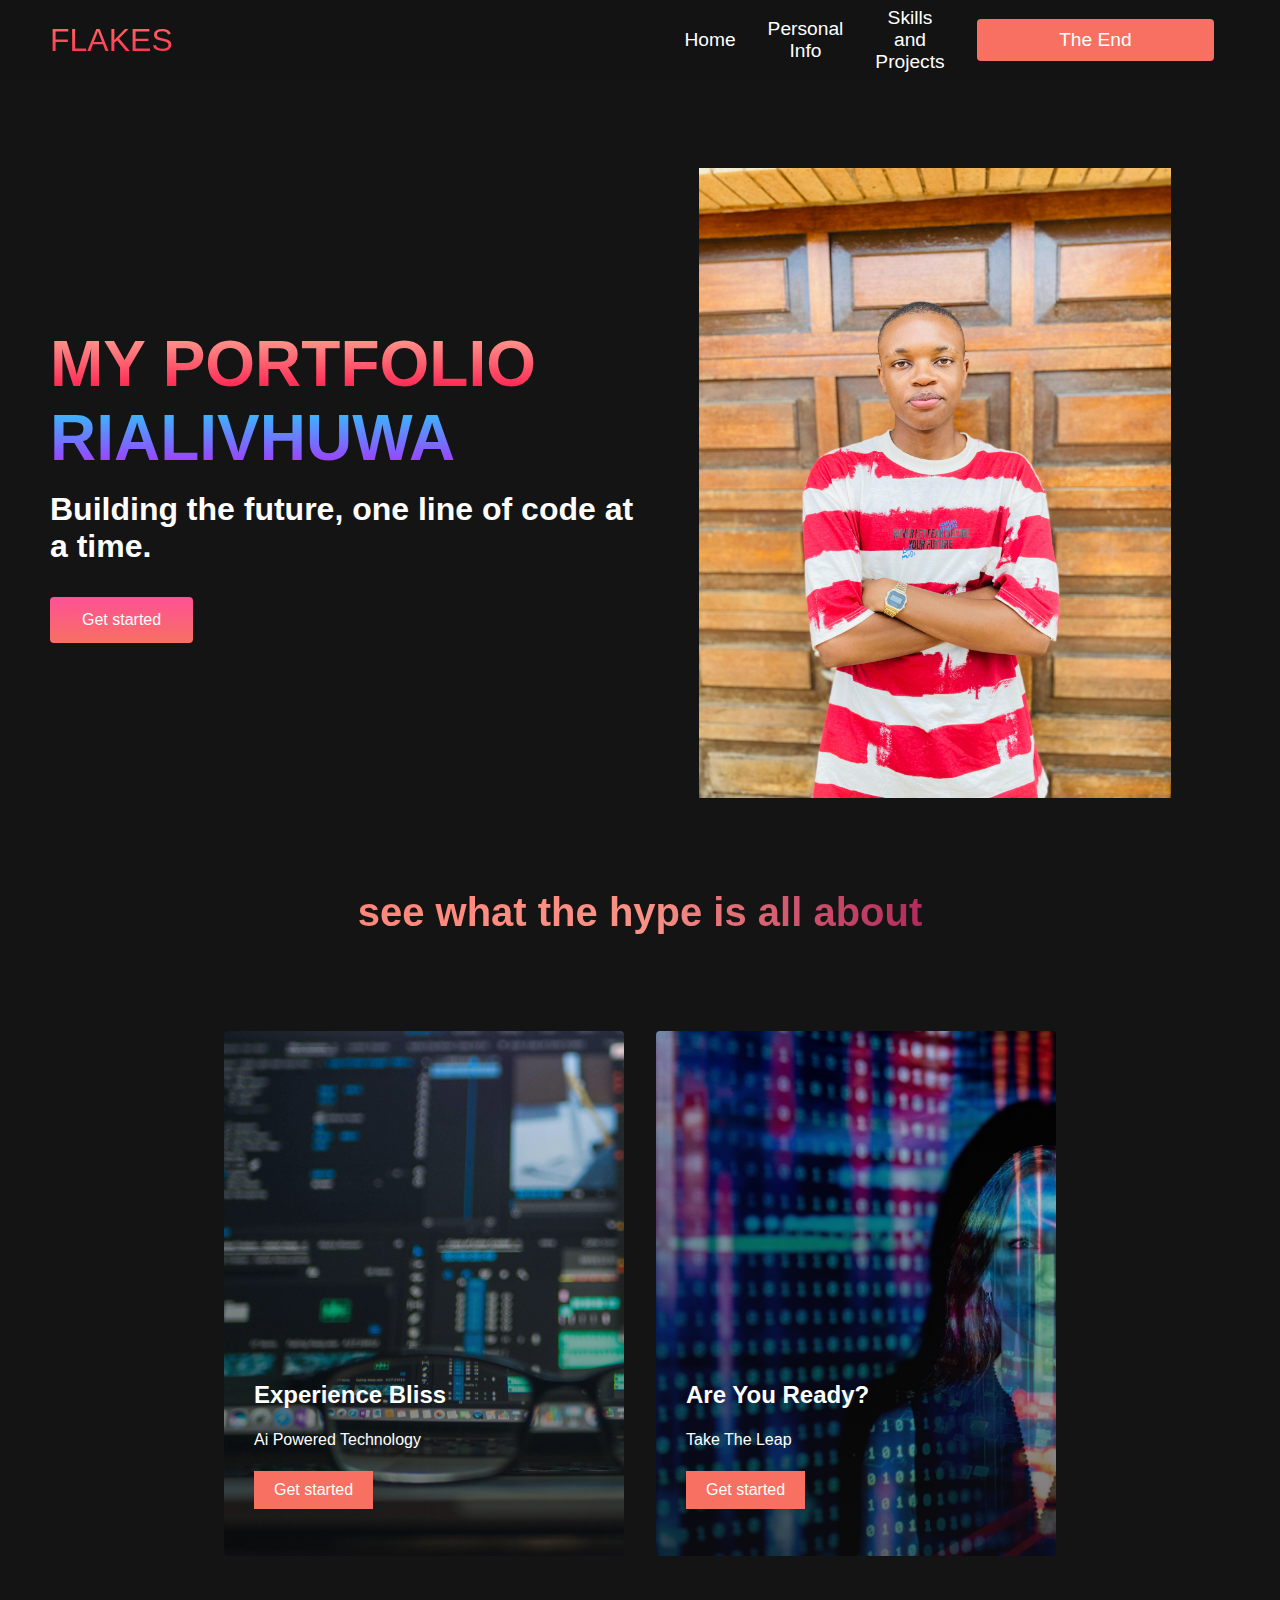
<file: index.html>
<!DOCTYPE html>
<html lang="en">
    <head>
        <meta charset="UTF-8" />
        <meta name="viewport"
        content="width=device-width,
        initial-scale=1.0" />
        <title>FLAKES Portfolio Website</title>
        <link rel="stylesheet" href="styles.css" />
    </head>
    <body>
        <!--Navbar section-->
        <nav class="navbar">
            <div class="navbar__container">
                <a href="/" id ="navbar__logo">FLAKES</a>
                <div class="navbar__toggle" id="mobile-menu">
                    <span class="bar"></span>
                    <span class="bar"></span>
                    <span class="bar"></span>
                </div>
                <ul class="navbar__menu">
                    <li class="navbar__item">
                        <a href="/" class="navbar__links"> Home </a>                    
                    </li>
                    <li class="navbar__item">
                        <a href="/About_me.html" class="navbar__links"> Personal Info </a>                    
                    </li>
                    <li class="navbar__item">
                        <a href="/skills_Projects.html" class="navbar__links"> Skills and Projects </a>                    
                    </li>
                    <li class="navbar__btn">
                        <a href="/" class="button"> The End </a>                    
                    </li>
                </ul>
            </div>
        </nav>
        <!--hero section-->
        <div class="main">
        <div class="main__container">
         <div class="main__content">
            <h1>MY PORTFOLIO</h1>
            <H2>RIALIVHUWA</H2>
            <p>Building the future, one line of code at a time.</p>
            <button class="main__btn"><a href="https://github.com/">Get started</a></button>
         </div>  
         <div class="main__img--container">
            <img src="images/red_me.jpg" alt="pic" id="main__img">
         </div> 
        </div>
        </div>
         
       <!--Services section-->
       <div class="services">
        <h1>see what the hype is all about</h1>
        <div class="services__container">
            <div class="services__card">
               <h2>Experience Bliss</h2>
               <p>Ai Powered Technology</p>
               <a href="experience_bliss.html">
               <button>Get started</button> 
                </a>
            </div>
            <div class="services__card">
                <h2>Are You Ready?</h2>
                <p>Take The Leap</p>
                <a href="take_the_leap.html">
                <button>Get started</button>
                </a>
            </div>
        </div>
       </div>
         
         
       <script src="app.js"></script>
    </body>
</html>
</file>
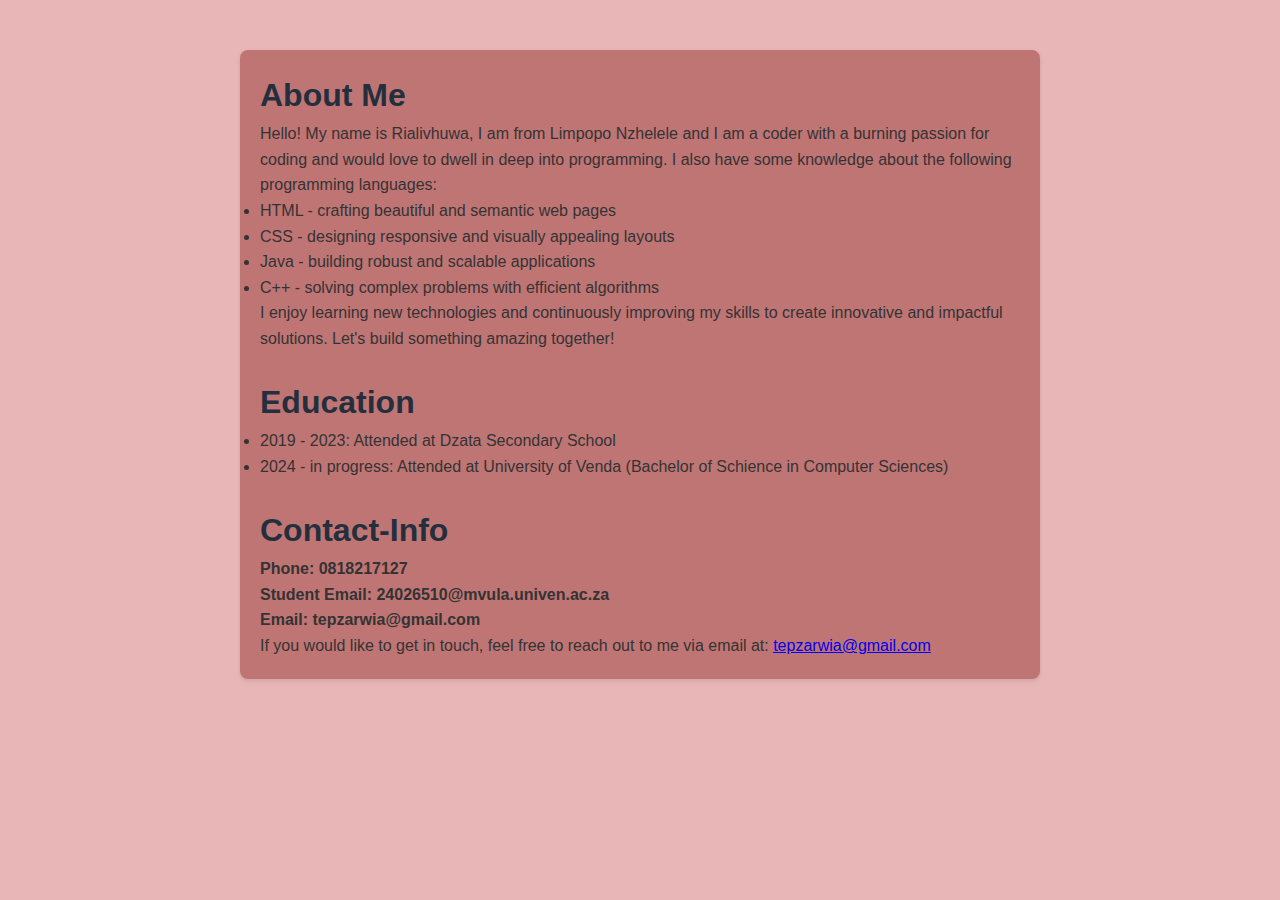
<file: About_me.html>
<!DOCTYPE html>
<html lang="en">
<head>
    <meta charset="UTF-8">
    <meta name="viewport" content="width=device-width, initial-scale=1.0">
    <title>About Me</title>
    <style>
        body {
            font-family: Arial, sans-serif;
            line-height: 1.6;
            margin: 0;
            padding: 0;
            background-color: #e8b6b6;
            color: #333;
        }
        .container {
            max-width: 800px;
            margin: 50px auto;
            padding: 20px;
            background: #c07575;
            border-radius: 8px;
            box-shadow: 0 2px 4px rgba(0, 0, 0, 0.1);
        }
        h1 {
            color: #232f3d;
        }
    </style>
    <link rel="stylesheet" href="styles.css" />
</head>
<body>
    <div class="container">
        <h1>About Me</h1>
        <p>Hello! My name is Rialivhuwa, I am from Limpopo Nzhelele and I am a coder with a burning passion for coding and would love to dwell in deep into programming. I also have some knowledge about the following programming languages:</p>
        <ul>
            <li>HTML - crafting beautiful and semantic web pages</li>
            <li>CSS - designing responsive and visually appealing layouts</li>
            <li>Java - building robust and scalable applications</li>
            <li>C++ - solving complex problems with efficient algorithms</li>
        </ul>
        <p>I enjoy learning new technologies and continuously improving my skills to create innovative and impactful solutions. Let's build something amazing together!</p>
        <br>
        <h1>Education</h1>
        <li>2019 - 2023: Attended at Dzata Secondary School</li>
        <li>2024 - in progress: Attended at University of Venda (Bachelor of Schience in Computer Sciences)</li>
        <br>
        <h1>Contact-Info</h1>
        <h4>Phone: 0818217127</h4>
        <h4>Student Email: 24026510@mvula.univen.ac.za</h4>
        <h4>Email: tepzarwia@gmail.com</h4>
        <p>If you would like to get in touch, feel free to reach out to me via email at: <a href="mailto: tepzarwia@gmail.com">tepzarwia@gmail.com</a></p>
    </div>
</body>
</html>
</file>
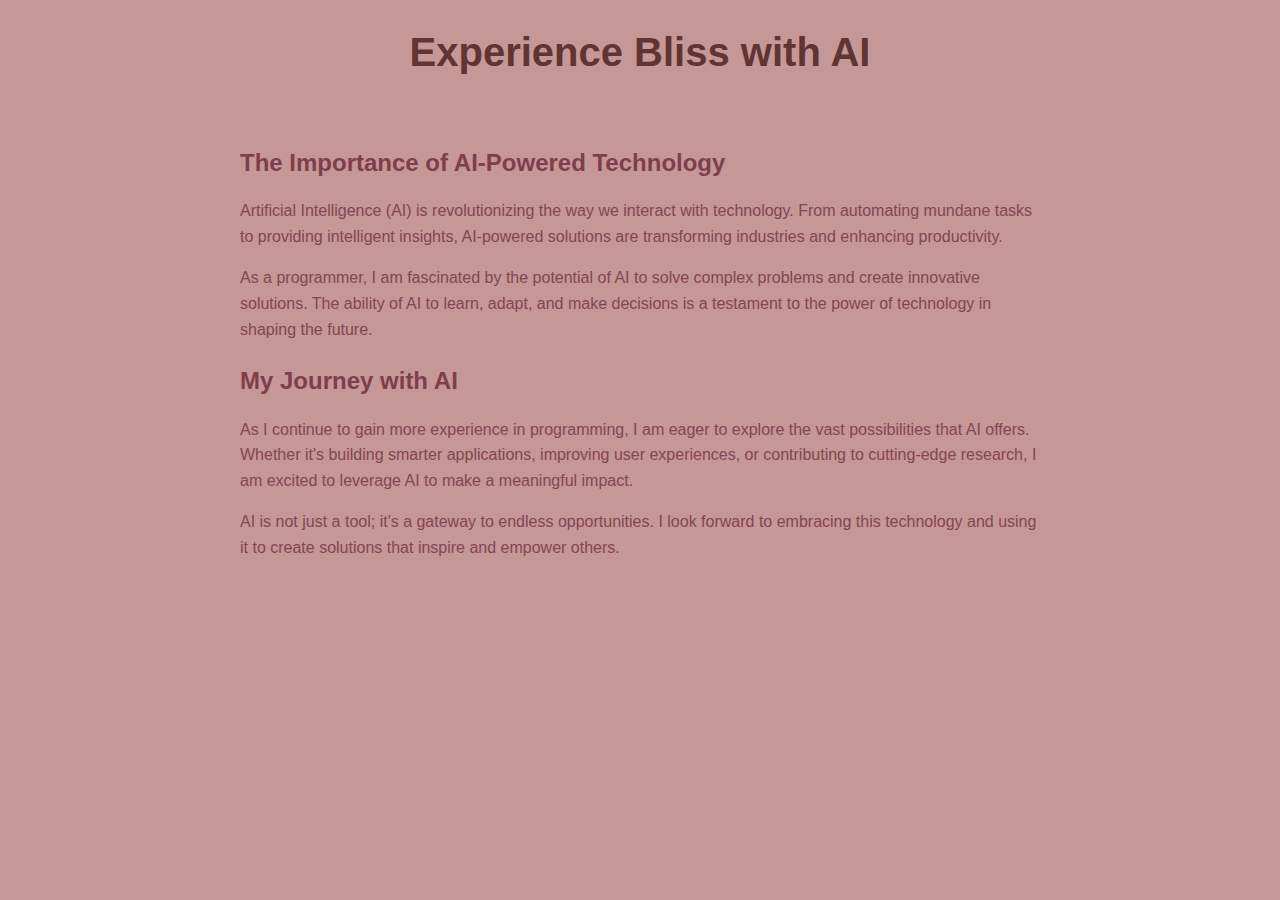
<file: experience_bliss.html>
<!DOCTYPE html>
<html lang="en">
<head>
    <meta charset="UTF-8">
    <meta name="viewport" content="width=device-width, initial-scale=1.0">
    <title>Experience Bliss with AI</title>
    <style>
        body {
            font-family: Arial, sans-serif;
            margin: 0;
            padding: 0;
            background-color: rgb(197, 151, 151);
            color: rgb(131, 70, 82);
            line-height: 1.6;
        }
        header {
            background-color: rgb(197, 151, 151);
            color: rgb(97, 52, 52);
            padding: 20px 0;
            text-align: center;
        }
        header h1 {
            margin: 0;
            font-size: 2.5em;
        }
        main {
            padding: 20px;
            max-width: 800px;
            margin: 0 auto;
        }
        main h2 {
            color: rgb(126, 63, 76);
            margin-bottom: 10px;
        }
        main p {
            margin-bottom: 15px;
        }
        footer {
            text-align: center;
            padding: 10px 0;
            background-color: crimson;
            color: black;
            position: fixed;
            bottom: 0;
            width: 100%;
        }
    </style>
</head>
<body>
    <header>
        <h1>Experience Bliss with AI</h1>
    </header>
    <main>
        <h2>The Importance of AI-Powered Technology</h2>
        <p>Artificial Intelligence (AI) is revolutionizing the way we interact with technology. From automating mundane tasks to providing intelligent insights, AI-powered solutions are transforming industries and enhancing productivity.</p>
        <p>As a programmer, I am fascinated by the potential of AI to solve complex problems and create innovative solutions. The ability of AI to learn, adapt, and make decisions is a testament to the power of technology in shaping the future.</p>
        <h2>My Journey with AI</h2>
        <p>As I continue to gain more experience in programming, I am eager to explore the vast possibilities that AI offers. Whether it's building smarter applications, improving user experiences, or contributing to cutting-edge research, I am excited to leverage AI to make a meaningful impact.</p>
        <p>AI is not just a tool; it's a gateway to endless opportunities. I look forward to embracing this technology and using it to create solutions that inspire and empower others.</p>
    </main>
    
</body>
</html>
</file>
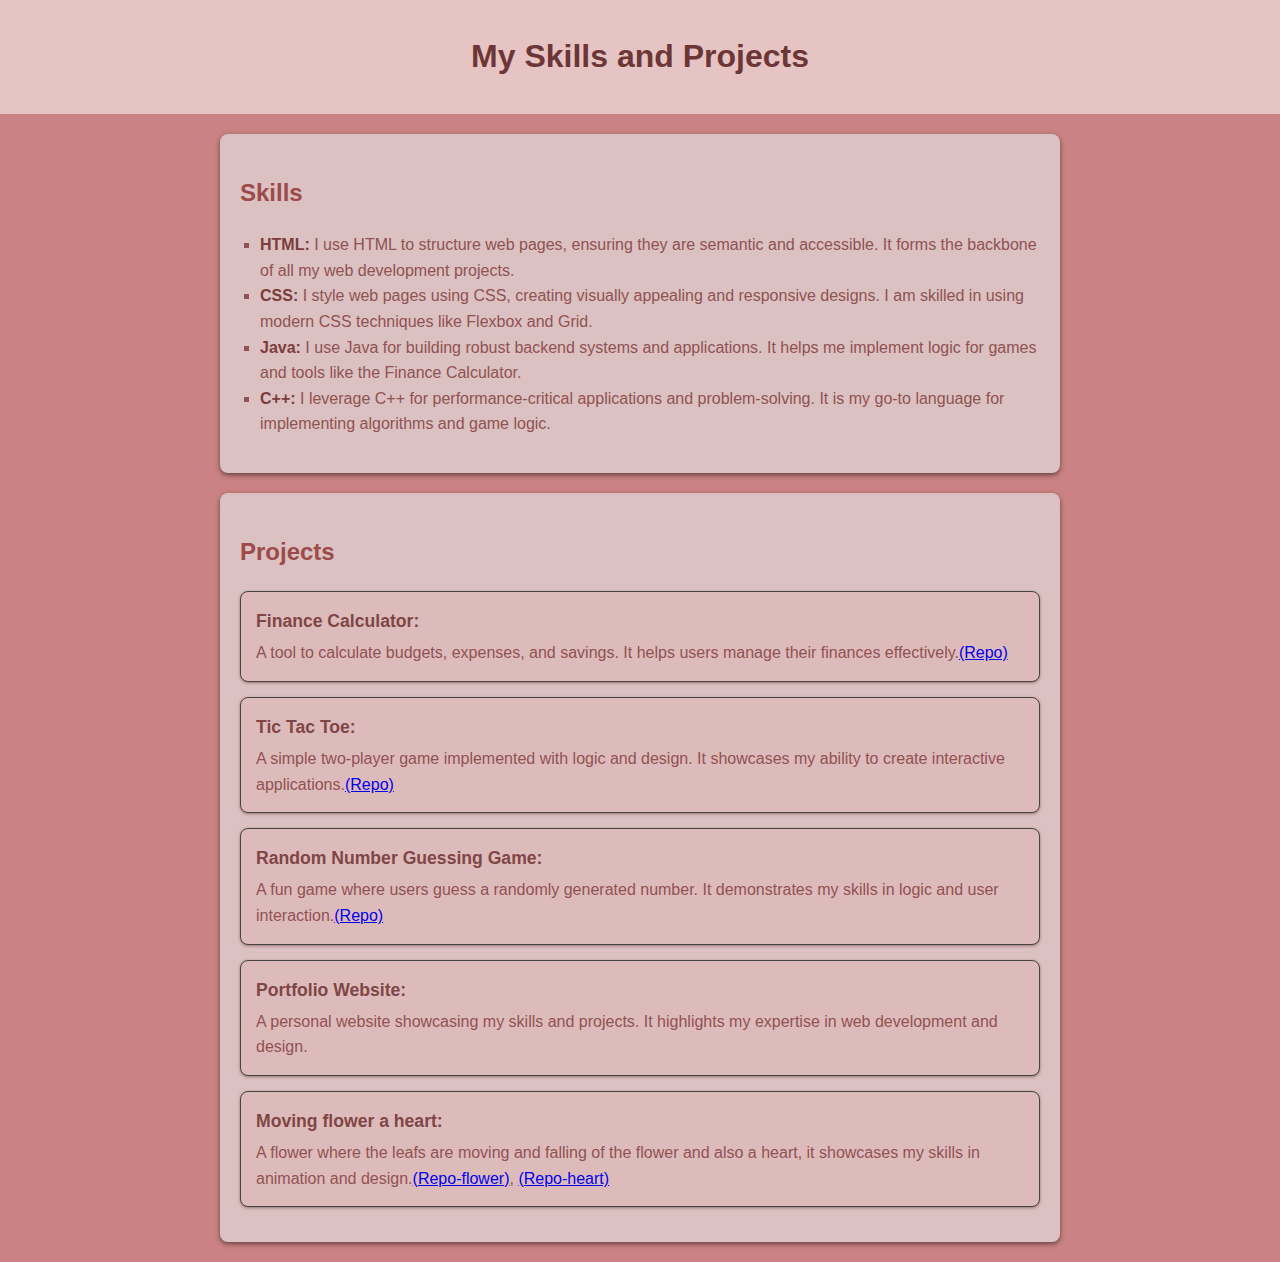
<file: skills_Projects.html>
<!DOCTYPE html>
<html lang="en">
<head>
    <meta charset="UTF-8">
    <meta name="viewport" content="width=device-width, initial-scale=1.0">
    <title>Skills and Projects</title>
    <style>
        body {
            font-family: Arial, sans-serif;
            line-height: 1.6;
            margin: 0;
            padding: 0;
            background-color: #cb8282;
            color: #905252;
        }
        header {
            background: #e6c4c4;
            color: #6d3636;
            padding: 10px 20px;
            text-align: center;
        }
        section {
            padding: 20px;
            margin: 20px auto;
            max-width: 800px;
            background: #dbc1c1;
            border-radius: 8px;
            box-shadow: 0 2px 5px rgba(0, 0, 0, 0.5);
        }
        h2 {
            color: #9c4a4a;
        }
        ul {
            list-style-type: square;
            padding-left: 20px;
        }
        ul li strong {
            color: #7b3c3c;
        }
        .project-container {
            margin-bottom: 15px;
            padding: 15px;
            border: 1px solid #444;
            border-radius: 8px;
            background-color: #debbbb;
            box-shadow: 0 1px 3px rgba(93, 38, 38, 0.5);
        }
        .project-container strong {
            display: block;
            font-size: 1.1em;
            margin-bottom: 5px;
            color: #7f4646;
        }
    </style>
</head>
<body>
    <header>
        <h1>My Skills and Projects</h1>
    </header>
    <section>
        <h2>Skills</h2>
        <ul>
            <li>
                <strong>HTML:</strong> I use HTML to structure web pages, ensuring they are semantic and accessible. It forms the backbone of all my web development projects.
            </li>
            <li>
                <strong>CSS:</strong> I style web pages using CSS, creating visually appealing and responsive designs. I am skilled in using modern CSS techniques like Flexbox and Grid.
            </li>
            <li>
                <strong>Java:</strong> I use Java for building robust backend systems and applications. It helps me implement logic for games and tools like the Finance Calculator.
            </li>
            <li>
                <strong>C++:</strong> I leverage C++ for performance-critical applications and problem-solving. It is my go-to language for implementing algorithms and game logic.
            </li>
        </ul>
    </section>
    <section>
        <h2>Projects</h2>
        <div class="project-container">
            <strong>Finance Calculator:</strong>
            A tool to calculate budgets, expenses, and savings. It helps users manage their finances effectively.<a href="https://github.com/Univen2nd/practice-submission-08-04-2025-24026510.git">(Repo)</a>
        </div>
        <div class="project-container">
            <strong>Tic Tac Toe:</strong>
            A simple two-player game implemented with logic and design. It showcases my ability to create interactive applications.<a href="https://github.com/MyUniven/class-quiz-2-24026510.git">(Repo)</a>
        </div>
        <div class="project-container">
            <strong>Random Number Guessing Game:</strong>
            A fun game where users guess a randomly generated number. It demonstrates my skills in logic and user interaction.<a href="https://github.com/Univen2nd/practical-submission-01-04-2025-24026510.git">(Repo)</a>
        </div>
        <div class="project-container">
            <strong>Portfolio Website:</strong>
            A personal website showcasing my skills and projects. It highlights my expertise in web development and design.
        </div>
        <div class="project-container">
            <strong>Moving flower a heart:</strong>
            A flower where the leafs are moving and falling of the flower and also a heart, it showcases my skills in animation and design.<a href="https://github.com/24026510/flower.git">(Repo-flower)</a>, <a href="https://github.com/24026510/love.git">(Repo-heart)</a>
            
    </section>
</body>
</html>
</file>
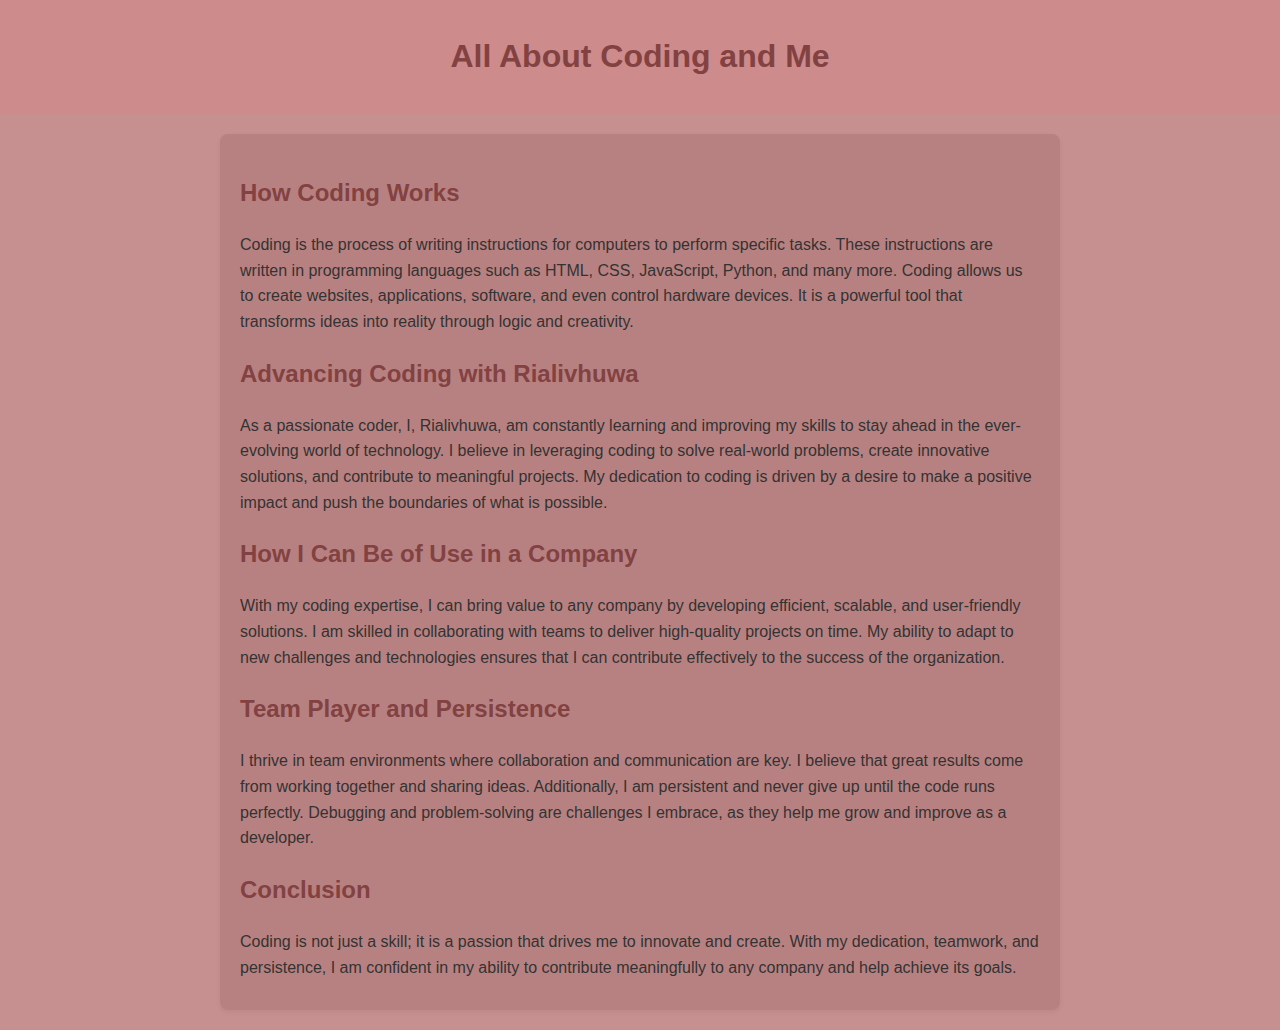
<file: take_the_leap.html>
<!DOCTYPE html>
<html lang="en">
<head>
    <meta charset="UTF-8">
    <meta name="viewport" content="width=device-width, initial-scale=1.0">
    <title>About Coding and Me</title>
    <style>
        body {
            font-family: Arial, sans-serif;
            line-height: 1.6;
            margin: 0;
            padding: 0;
            background-color: #c79090;
            color: #333;
        }
        header {
            background: #cd8b8b;
            color: rgb(203, 125, 125);
            padding: 10px 20px;
            text-align: center;
        }
        section {
            max-width: 800px;
            margin: 20px auto;
            padding: 20px;
            background: rgb(184, 129, 129);
            border-radius: 8px;
            box-shadow: 0 2px 4px rgba(103, 57, 57, 0.1);
        }
        h1, h2 {
            color: #824242;
        }
        p {
            margin: 10px 0;
        }
    </style>
</head>
<body>
    <header>
        <h1>All About Coding and Me</h1>
    </header>
    <section>
        <h2>How Coding Works</h2>
        <p>Coding is the process of writing instructions for computers to perform specific tasks. These instructions are written in programming languages such as HTML, CSS, JavaScript, Python, and many more. Coding allows us to create websites, applications, software, and even control hardware devices. It is a powerful tool that transforms ideas into reality through logic and creativity.</p>
        
        <h2>Advancing Coding with Rialivhuwa</h2>
        <p>As a passionate coder, I, Rialivhuwa, am constantly learning and improving my skills to stay ahead in the ever-evolving world of technology. I believe in leveraging coding to solve real-world problems, create innovative solutions, and contribute to meaningful projects. My dedication to coding is driven by a desire to make a positive impact and push the boundaries of what is possible.</p>
        
        <h2>How I Can Be of Use in a Company</h2>
        <p>With my coding expertise, I can bring value to any company by developing efficient, scalable, and user-friendly solutions. I am skilled in collaborating with teams to deliver high-quality projects on time. My ability to adapt to new challenges and technologies ensures that I can contribute effectively to the success of the organization.</p>
        
        <h2>Team Player and Persistence</h2>
        <p>I thrive in team environments where collaboration and communication are key. I believe that great results come from working together and sharing ideas. Additionally, I am persistent and never give up until the code runs perfectly. Debugging and problem-solving are challenges I embrace, as they help me grow and improve as a developer.</p>
        
        <h2>Conclusion</h2>
        <p>Coding is not just a skill; it is a passion that drives me to innovate and create. With my dedication, teamwork, and persistence, I am confident in my ability to contribute meaningfully to any company and help achieve its goals.</p>
    </section>
</body>
</html>
</file>
<file: styles.css>
*{
    box-sizing: border-box;
    margin: 0;
    padding: 0;
    font-family: 'Kumbh sans', sans-serif;
}

.navbar{
    background: #131313;
    height: 80px;
    display: flex;
    justify-content: center;
    align-items: center;
    font-size: 1.2rem;
    position: sticky;
    top: 0;
    z-index: 999;
}

.navbar__container {
    display: flex;
    justify-content: space-between;
    height: 80px;
    z-index: 1;
    width: 100%;
    max-width: 1300px;
    margin: 0 auto;
    padding: 0 50px;
}

#navbar__logo{
    background-color: #ff8177;
    background-image: linear-gradient(to top, #ff0844 0%, #ff9574 100%);
    background-size: 100%;
    -webkit-background-clip: text;
    -moz-background-clip: text;
    -webkit-text-fill-color: transparent;
    -moz-text-fill-color: transparent;
    display: flex;
    align-items: center;
    cursor: pointer;
    text-decoration: none;
    font-size: 2rem;
} 

.fa-gem{
    margin-right: 0.5rem;
}

.navbar__menu{
    display: flex;
    align-items: center;
    list-style: none;
    text-align: center;
}

.navbar__item{
    height: 80px;
}

.navbar__links{
    color: #fff;
    display: flex;
    align-items: center;
    justify-content: center;
    text-decoration: none;
    padding: 0 1rem;
    height: 100%;
}

.navbar__btn{
    display: flex;
    justify-content: center;
    align-items: center;
    padding: 0 1rem;
    width: 100%;
}

.button {
    display: flex;
    justify-content: center;
    align-items: center;
    text-decoration: none;
    padding: 10px 20px;
    height: 100%;
    width: 100%;
    border: none;
    outline: none;
    border-radius: 4px;
    background: #f77062;
    color: #fff;
}

.button:hover{
    background: #4837ff;
    transition: all 0.3s ease;
}

.navbar__links:hover {
    color: #f77062;
    transition: all 0.3s ease;
}

@media screen and (max-width:960px) {
    .navbar__container {
        display: flex;
        justify-items: space-between;
        height: 80px;
        z-index: 1;
        width: 100%;
        max-width: 1300px;
        padding: 0;
    }

    .navbar__menu {
        display: grid;
        grid-template-columns: auto;
        margin: 0;
        width: 100%;
        position: absolute;
        top: -1000px;
        opacity: 0;
        transition: all 0.5s ease;
        height: 50vh;
        z-index: -1;
        background: rgb(19, 18, 18);
    }

    .navbar__menu.active {
        background: rgb(19, 18, 18);
        top: 100%;
        opacity: 1;
        transition: all 0.5s ease;
        z-index: 99;
        height: 50vh;
        font-size: 1.6rem;
    }

    #navbar__logo {
        padding-left: 25px;
    }

    .navbar__toggle .bar {
        width: 25px;
        height: 3px;
        margin: 5px auto;
        transition: all 0.3s ease-in-out;
        background: white;
    }

    .navbar__links {
        text-align: center;
        padding: 2rem;
        width: 100%;
        display: table;
    }

    #mobile-menu {
        position: absolute;
        top: 20%;
        right: 5%;
        transform: translate(5%, 20%);
    }

    .navbar__btn {
        padding-bottom: 2rem;
    }

    .button {
        display: flex;
        justify-content: center;
        align-content: center;
        width: 80%;
        height: 80px;
        margin: 0;
    }

    .navbar__toggle .bar {
        display: block;
        cursor: pointer;       
    }

    #mobile-menu.is-active .bar:nth-child(2) {
        opacity: 0;
    }

    #mobile-menu.is-active .bar:nth-child(1) {
        transform: translateY(8px) rotate(45deg);
    }

    #mobile-menu.is-active .bar:nth-child(3) {
        transform: translateY(-8px) rotate(-5deg);
    }
}

/*hero section css*/

.main{
    background-color: #141414;
}

.main__container{
    display: grid;
    grid-template-columns: 1fr 1fr;
    align-items: center;
    justify-self: center;
    margin: 0 auto;
    height: 90vh;
    background-color: #141414;
    z-index: 1;
    width: 100%;
    max-width: 1300px;
    padding: 0 50px;
}

.main__content h1 {
    font-size: 4rem;
    background-color: #ff8177;
    background-image: linear-gradient(to top, #ff0844 0%, #ffb199 100%);
    background-size: 100%;
    -webkit-background-clip: text;
    -moz-background-clip: text;
    -webkit-text-fill-color: transparent;
    -moz-text-fill-color:transparent;
}

.main__content h2{
    font-size: 4rem;
    background-color: #ff8177;
    background-image: linear-gradient(to top, #b721ff 0%, #21d4fd 100%);
    background-size: 100%;
    -webkit-background-clip: text;
    -moz-background-clip: text;
    -webkit-text-fill-color: transparent;
    -moz-text-fill-color:transparent; 
}

.main__content p{
    margin-top: 1rem;
    font-size: 2rem;
    font-weight: 700;
    color: #fff;
}

.main__btn {
    font-size: 1rem;
    background-image: linear-gradient(to top, #f77062 0%, #fe5196 100%);
    padding: 14px 32px;
    border: none;
    border-radius: 4px;
    color: #fff;
    margin-top: 2rem;
    cursor: pointer;
    position: relative;
    transition: all 0.35s;
    outline: none;
}

.main__btn a{
    position: relative;
    z-index: 2;
    color: #fff;
    text-decoration: none;

}

.main__btn:after {
    position: absolute;
    content: '';
    top: 0;
    left: 0;
    width: 0;
    height: 100%;
    background: #4837ff;
    transition: all 0.35s;
    border-radius: 4px;
}

.main__btn:hover {
    color: #fff;
}

.main__btn:hover:after {
    width: 100%;
}

.main__img--container {
    text-align: center;

}

#main__img {
    height: 80%;
    width: 80%;
}

/*mobile responsive */
@media screen and (max-width: 768px) {
    .main__container{
        display: grid;
        grid-template-columns: auto;
        align-items: center;
        justify-self: center;
        width: 100%;
        margin: 0 auto;
        height: 90vh;
    }

    .main__content{
        text-align: center;
        margin-bottom: 4rem;
    }

    .main__content h1 {
        font-size: 2.5rem;
        margin-top: 2rem;
    }

    .main__content h2{
        font-size: 3rem;
    }

    .main__content p {
        margin-top: 1rem;
        font-size: 1.4rem;
    }
}

@media screen and (max-width: 480px){
    .main__content h1 {
        font-size: 2rem;
        margin-top: 3rem;
    }

    .main__content h2{
        font-size: 2rem;
    }

    .main__content p {
        margin-top: 2rem;
        font-size: 1.4rem;
    }

    .main__btn {
        padding: 12px 36px;
        margin: 2.5rem 0;
    }
}

/*Services section*/
.services {
    background-color: #141414;
    display: flex;
    flex-direction: column;
    align-items: center;
    height: 100vh;
}

.services h1 {
    background-color: #ff8177;
    background-image: linear-gradient(to right, #ff8177 0%, #ff867a 0%, #ff8c7f 21%, #f99185 52%, #cf556c 78%, #b12a5b 100%);
    background-size: 100%;
    margin-bottom: 5rem;
    font-size:2.5rem;
    -webkit-background-clip: text;
    -moz-background-clip: text;
    -webkit-text-fill-color: transparent;
    -moz-text-fill-color:transparent;
}

.services__container{
    display: flex;
    justify-content: center;
    flex-wrap: wrap;
}

.services__card {
    margin: 1rem;
    height: 525px;
    width: 400px;
    border-radius: 4px;
    background-image: linear-gradient(to bottom, rgba(0,0,0,0) 0%,
     rgba(17,17,17,0.6) 100%), url('images/pic2.jpg');
    background-size: cover;
    position: relative;
    color: #fff;

}

.services__card:nth-child(2){
    background-image: linear-gradient(to bottom, rgba(0,0,0,0) 0%,
     rgba(17,17,17,0.6) 100%), url('images/pic3.jpg');
}

.services h2{
    position: absolute;
    top: 350px;
    left: 30px;

}

.services__card p{
    position: absolute;
    top: 400px;
    left: 30px;

}

.services__card button {
    color: #fff;
    padding: 10px 20px;
    border: none;
    border-radius: none;
    background: #f77062;
    position: absolute;
    top: 440px;
    left: 30px;
    font-size: 1rem;
    cursor: pointer;
}

.services__card:hover {
    transform: scale(1.075);
    transition: 0.2s ease-in;
    cursor: pointer;
}

@media screen and (max-width: 960px) {
    .services{
        height: 1600px;
    }

    .services h1 {
        font-size: 2rem;
        margin-top: 12rem;
    }
}

@media screen and (max-width: 480px) {
    .services {
        height: 1400px;
    }

    .services h1 {
        font-size: 1.2rem;
    }

    .services__card {
        width: 300px;
    }
}
</file>
